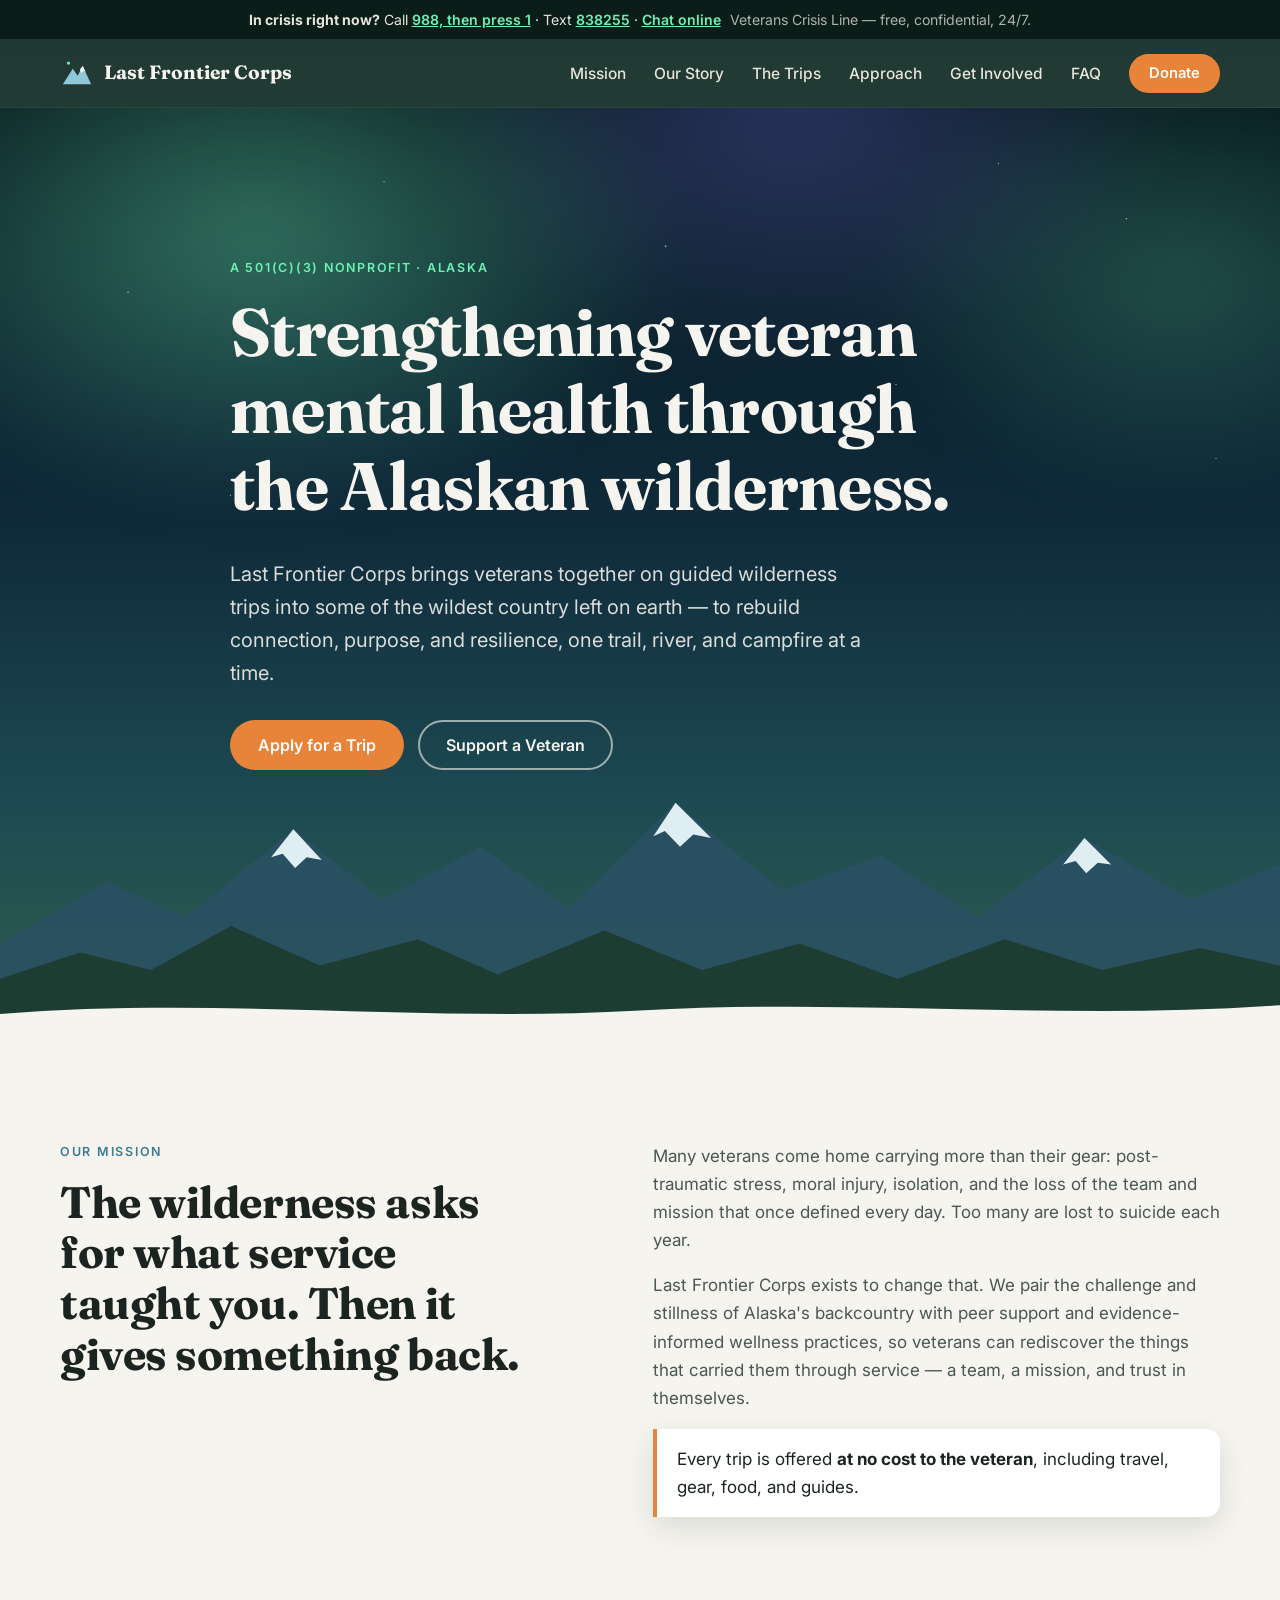
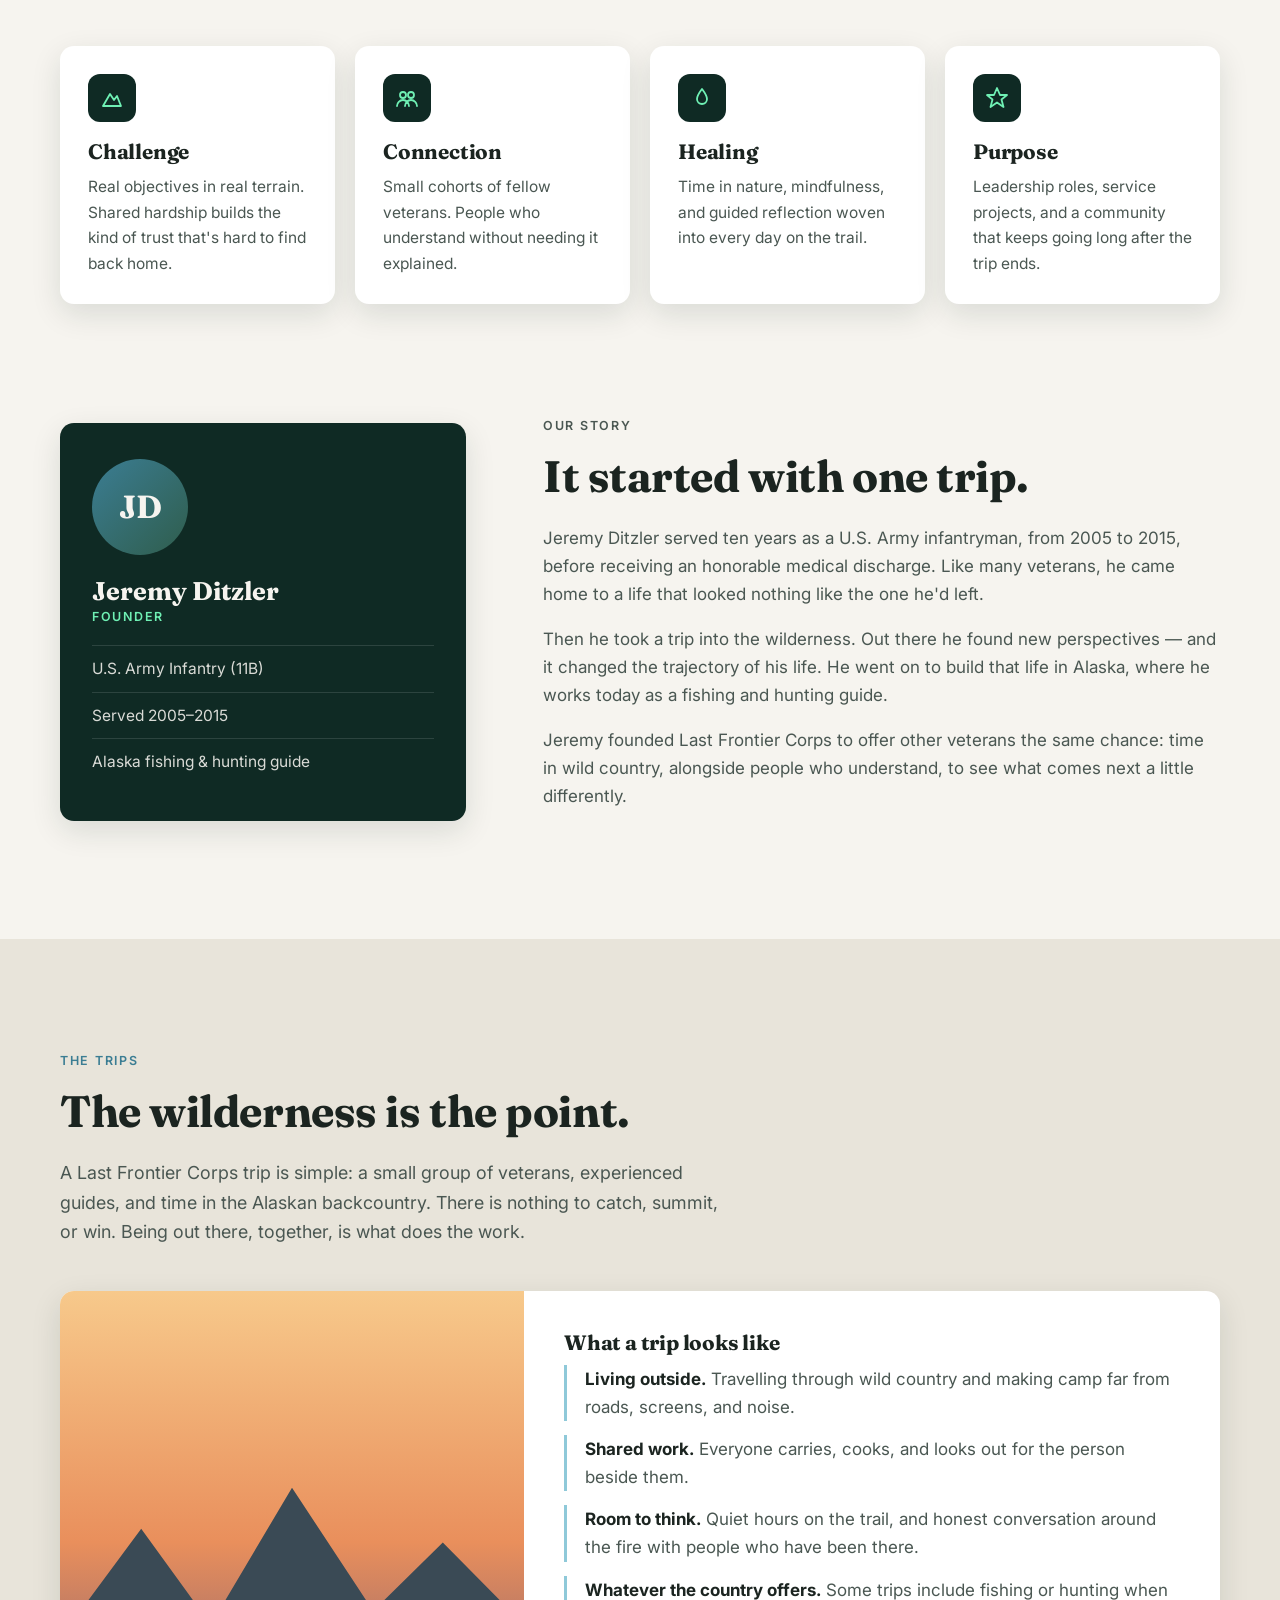
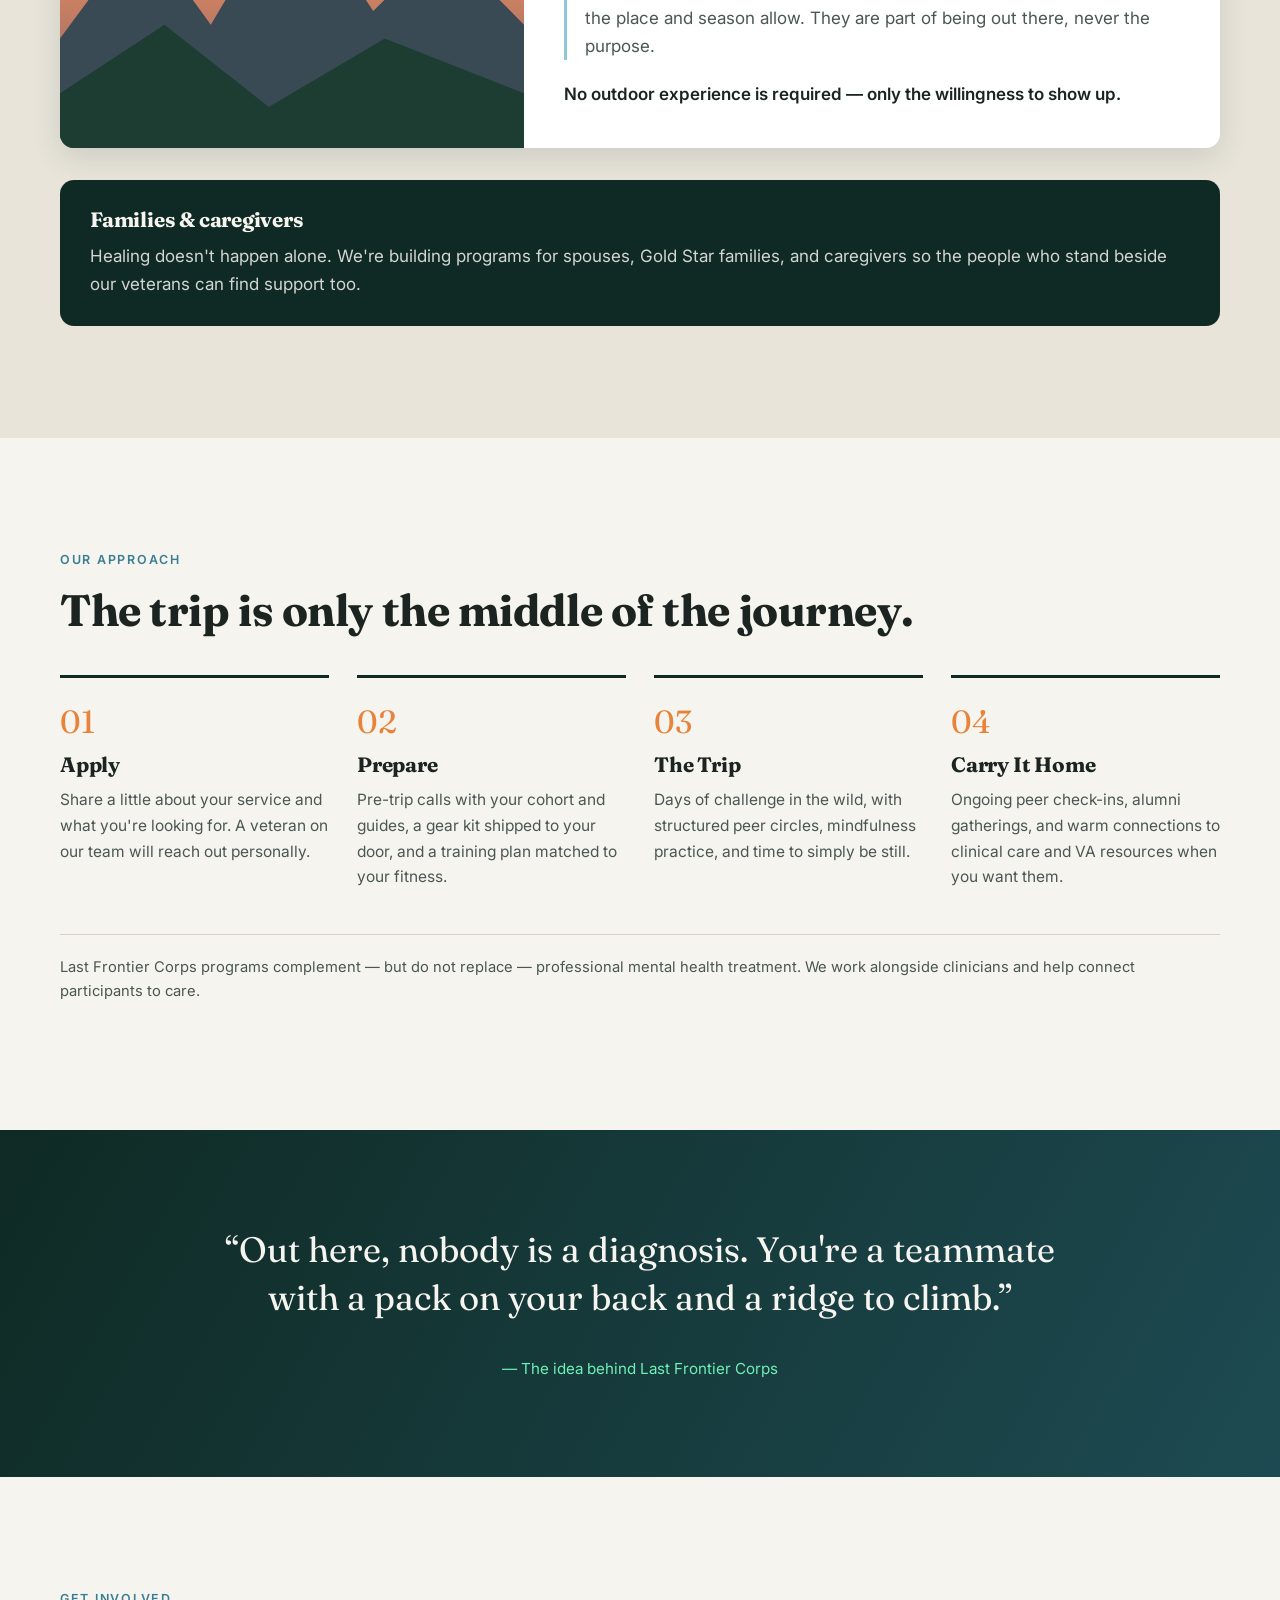
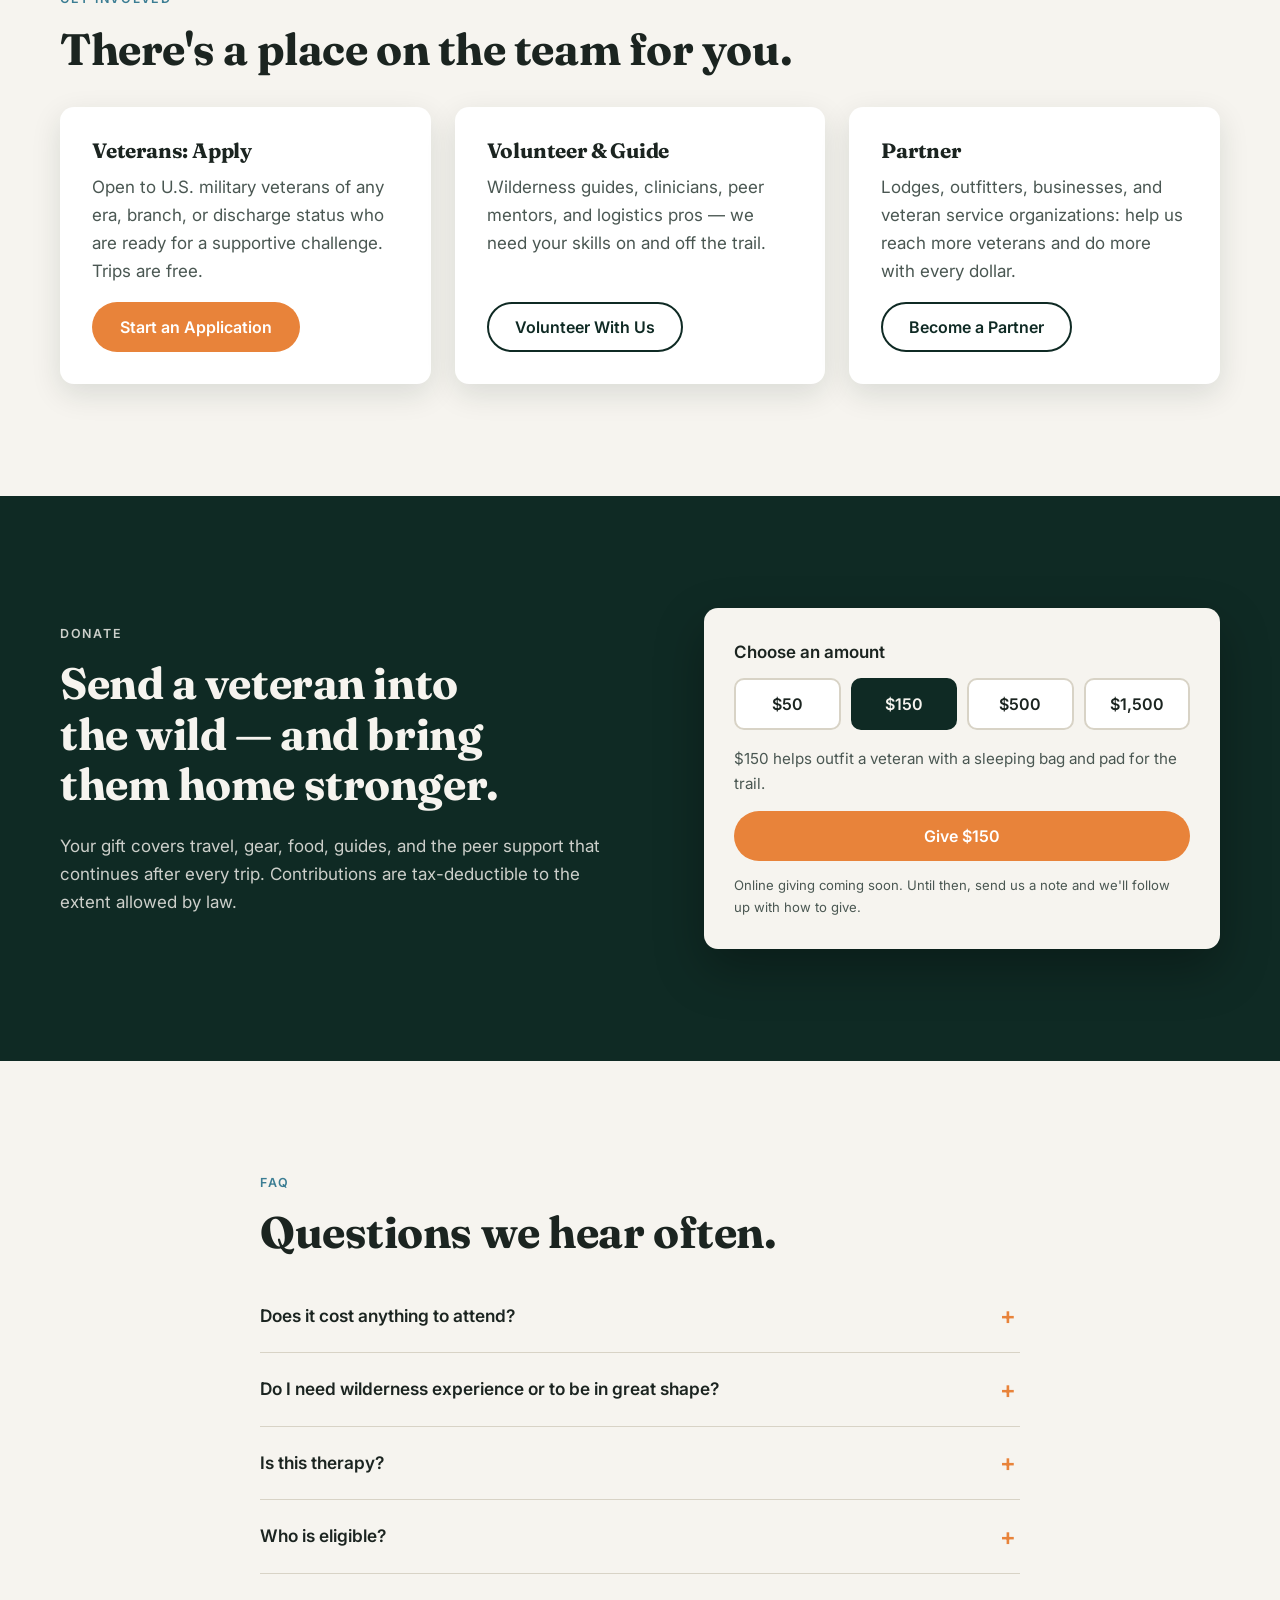
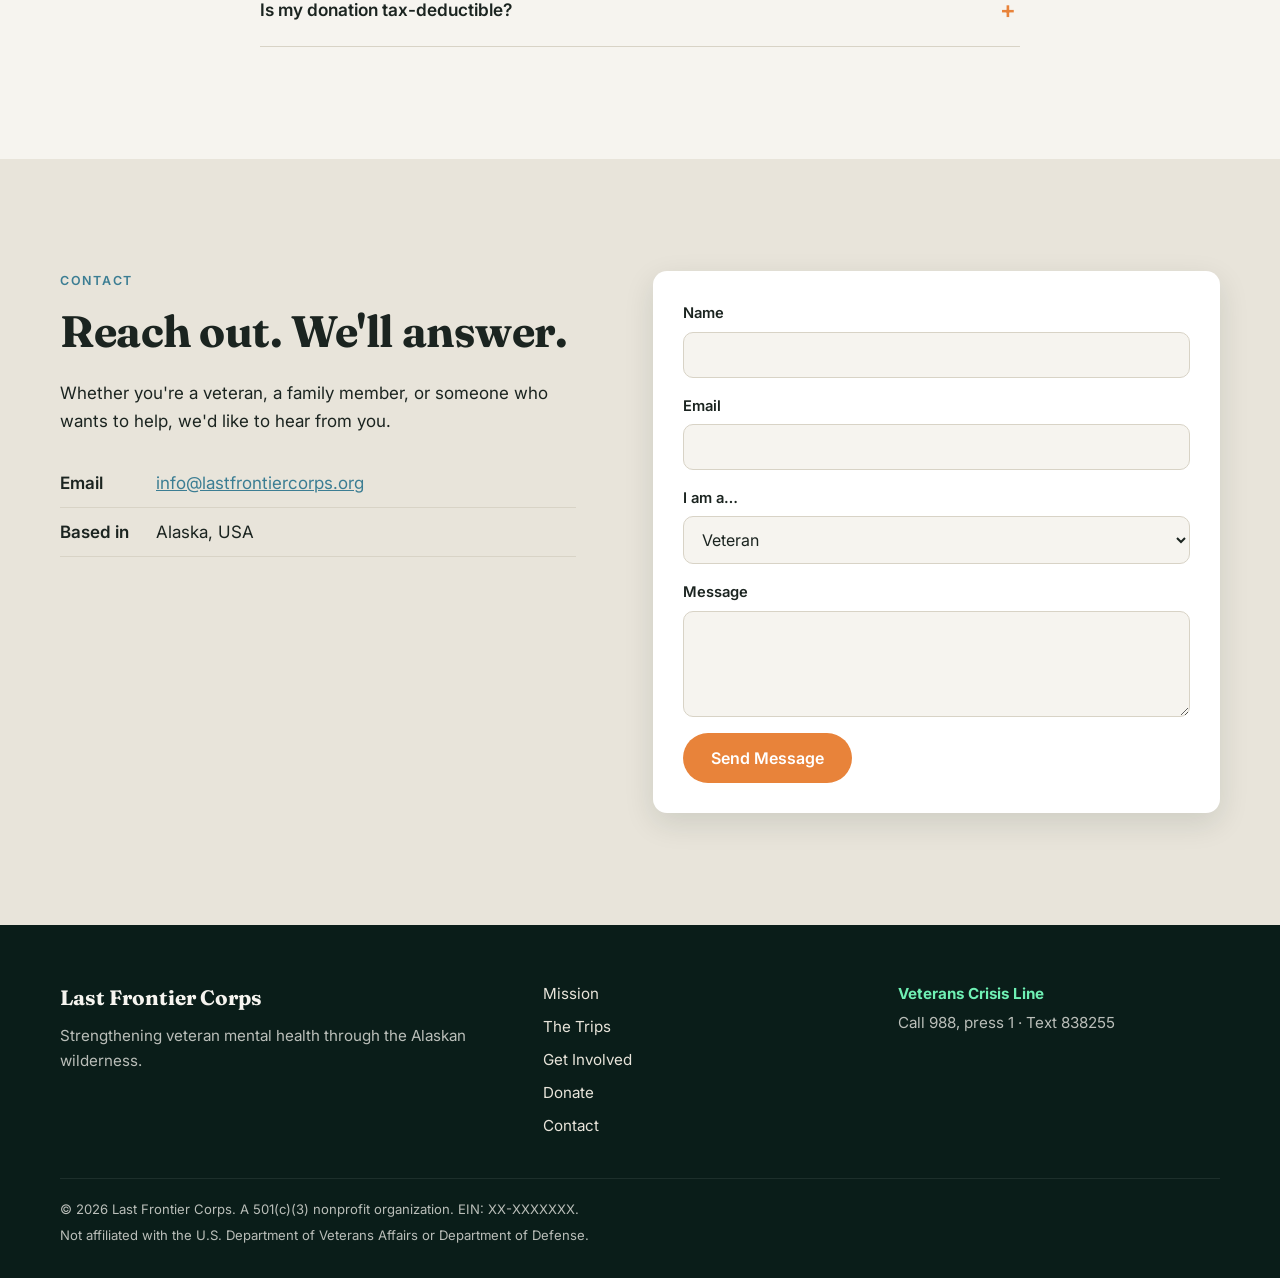
<file: index.html>
<!doctype html>
<html lang="en">
<head>
  <meta charset="utf-8">
  <meta name="viewport" content="width=device-width, initial-scale=1">
  <title>Last Frontier Corps | Veteran Mental Health Through the Alaskan Wilderness</title>
  <meta name="description" content="Last Frontier Corps is a 501(c)(3) nonprofit strengthening veteran mental health through guided wilderness trips, peer connection, and purpose in the Alaskan wilderness.">
  <meta property="og:title" content="Last Frontier Corps">
  <meta property="og:description" content="Strengthening veteran mental health through the Alaskan wilderness.">
  <meta property="og:type" content="website">
  <meta name="theme-color" content="#0f2a24">
  <link rel="icon" href="assets/favicon.svg" type="image/svg+xml">
  <link rel="preconnect" href="https://fonts.googleapis.com">
  <link rel="preconnect" href="https://fonts.gstatic.com" crossorigin>
  <link href="https://fonts.googleapis.com/css2?family=Fraunces:opsz,wght@9..144,500;9..144,700&family=Inter:wght@400;500;600&display=swap" rel="stylesheet">
  <link rel="stylesheet" href="styles.css">
</head>
<body>
  <a class="skip-link" href="#main">Skip to content</a>

  <!-- Crisis banner: always visible, always first -->
  <div class="crisis-bar" role="complementary" aria-label="Veterans Crisis Line">
    <p>
      <strong>In crisis right now?</strong>
      Call <a href="tel:988">988, then press 1</a> &middot;
      Text <a href="sms:838255">838255</a> &middot;
      <a href="https://www.veteranscrisisline.net/get-help-now/chat/" target="_blank" rel="noopener">Chat online</a>
      <span class="crisis-note">Veterans Crisis Line &mdash; free, confidential, 24/7.</span>
    </p>
  </div>

  <header class="site-header">
    <nav class="nav container" aria-label="Primary">
      <a class="brand" href="#top" aria-label="Last Frontier Corps home">
        <svg class="brand-mark" viewBox="0 0 48 48" aria-hidden="true">
          <path d="M4 40 L18 18 L25 28 L32 14 L44 40 Z" fill="currentColor"/>
          <path d="M32 14 L36 22 L33 21 L30 24 L28 19 Z" fill="var(--snow)"/>
          <circle cx="12" cy="10" r="2.2" fill="var(--aurora)"/>
        </svg>
        <span>Last Frontier Corps</span>
      </a>
      <button class="nav-toggle" aria-expanded="false" aria-controls="nav-links">
        <span class="sr-only">Menu</span>
        <span class="bar"></span><span class="bar"></span><span class="bar"></span>
      </button>
      <ul class="nav-links" id="nav-links">
        <li><a href="#mission">Mission</a></li>
        <li><a href="#story">Our Story</a></li>
        <li><a href="#programs">The Trips</a></li>
        <li><a href="#approach">Approach</a></li>
        <li><a href="#involved">Get Involved</a></li>
        <li><a href="#faq">FAQ</a></li>
        <li><a class="btn btn-small" href="#donate">Donate</a></li>
      </ul>
    </nav>
  </header>

  <main id="main">
    <!-- HERO -->
    <section class="hero" id="top">
      <div class="aurora" aria-hidden="true"></div>
      <div class="stars" aria-hidden="true"></div>
      <div class="hero-content container">
        <p class="eyebrow">A 501(c)(3) nonprofit &middot; Alaska</p>
        <h1>Strengthening veteran mental health through the Alaskan wilderness.</h1>
        <p class="lede">
          Last Frontier Corps brings veterans together on guided wilderness trips into some of the
          wildest country left on earth &mdash; to rebuild connection, purpose, and resilience,
          one trail, river, and campfire at a time.
        </p>
        <div class="hero-actions">
          <a class="btn btn-primary" href="#apply">Apply for a Trip</a>
          <a class="btn btn-ghost" href="#donate">Support a Veteran</a>
        </div>
      </div>
      <svg class="mountains" viewBox="0 0 1440 320" preserveAspectRatio="none" aria-hidden="true">
        <path class="range-back" d="M0 220 L120 150 L210 190 L330 90 L430 170 L540 110 L640 180 L760 60 L880 160 L990 120 L1100 190 L1220 100 L1340 170 L1440 130 L1440 320 L0 320 Z"/>
        <path class="snowcap" d="M760 60 L800 100 L780 96 L765 110 L748 92 L735 98 Z"/>
        <path class="snowcap" d="M330 90 L362 125 L345 122 L332 134 L318 118 L305 122 Z"/>
        <path class="snowcap" d="M1220 100 L1250 130 L1235 128 L1222 140 L1210 126 L1196 130 Z"/>
        <path class="range-front" d="M0 260 L90 230 L170 250 L260 200 L360 245 L470 215 L560 255 L680 205 L790 250 L900 220 L1010 260 L1130 215 L1240 250 L1350 225 L1440 245 L1440 320 L0 320 Z"/>
        <path class="treeline" d="M0 300 C240 280 480 310 720 296 C960 282 1200 308 1440 290 L1440 320 L0 320 Z"/>
      </svg>
    </section>

    <!-- MISSION -->
    <section class="section mission" id="mission">
      <div class="container split">
        <div>
          <p class="eyebrow">Our Mission</p>
          <h2>The wilderness asks for what service taught you. Then it gives something back.</h2>
        </div>
        <div class="prose">
          <p>
            Many veterans come home carrying more than their gear: post-traumatic stress,
            moral injury, isolation, and the loss of the team and mission that once defined
            every day. Too many are lost to suicide each year.
          </p>
          <p>
            Last Frontier Corps exists to change that. We pair the challenge and stillness
            of Alaska's backcountry with peer support and evidence-informed wellness practices,
            so veterans can rediscover the things that carried them through service &mdash;
            a team, a mission, and trust in themselves.
          </p>
          <p class="callout">
            Every trip is offered <strong>at no cost to the veteran</strong>, including
            travel, gear, food, and guides.
          </p>
        </div>
      </div>
    </section>

    <!-- PILLARS -->
    <section class="section pillars" aria-labelledby="pillars-title">
      <div class="container">
        <h2 id="pillars-title" class="sr-only">Our pillars</h2>
        <div class="pillar-grid">
          <article class="pillar">
            <div class="pillar-icon" aria-hidden="true">
              <svg viewBox="0 0 24 24"><path d="M3 20 L10 8 L14 14 L17 10 L21 20 Z"/></svg>
            </div>
            <h3>Challenge</h3>
            <p>Real objectives in real terrain. Shared hardship builds the kind of trust that's hard to find back home.</p>
          </article>
          <article class="pillar">
            <div class="pillar-icon" aria-hidden="true">
              <svg viewBox="0 0 24 24"><circle cx="8" cy="9" r="3"/><circle cx="16" cy="9" r="3"/><path d="M2 20c0-3.3 2.7-6 6-6s6 2.7 6 6M10 20c0-3.3 2.7-6 6-6s6 2.7 6 6"/></svg>
            </div>
            <h3>Connection</h3>
            <p>Small cohorts of fellow veterans. People who understand without needing it explained.</p>
          </article>
          <article class="pillar">
            <div class="pillar-icon" aria-hidden="true">
              <svg viewBox="0 0 24 24"><path d="M12 3c-3 4-5 6.5-5 10a5 5 0 0 0 10 0c0-3.5-2-6-5-10z"/></svg>
            </div>
            <h3>Healing</h3>
            <p>Time in nature, mindfulness, and guided reflection woven into every day on the trail.</p>
          </article>
          <article class="pillar">
            <div class="pillar-icon" aria-hidden="true">
              <svg viewBox="0 0 24 24"><path d="M12 2 L15 9 L22 9 L16.5 13.5 L18.5 21 L12 16.5 L5.5 21 L7.5 13.5 L2 9 L9 9 Z"/></svg>
            </div>
            <h3>Purpose</h3>
            <p>Leadership roles, service projects, and a community that keeps going long after the trip ends.</p>
          </article>
        </div>
      </div>
    </section>

    <!-- FOUNDER -->
    <section class="section founder" id="story">
      <div class="container split">
        <div class="founder-card">
          <div class="founder-photo" aria-hidden="true">JD</div>
          <p class="founder-name">Jeremy Ditzler</p>
          <p class="founder-role">Founder</p>
          <ul class="founder-facts">
            <li>U.S. Army Infantry (11B)</li>
            <li>Served 2005&ndash;2015</li>
            <li>Alaska fishing &amp; hunting guide</li>
          </ul>
        </div>
        <div class="prose">
          <p class="eyebrow">Our Story</p>
          <h2>It started with one trip.</h2>
          <p>
            Jeremy Ditzler served ten years as a U.S. Army infantryman, from 2005 to 2015,
            before receiving an honorable medical discharge. Like many veterans, he came home
            to a life that looked nothing like the one he'd left.
          </p>
          <p>
            Then he took a trip into the wilderness. Out there he found new perspectives
            &mdash; and it changed the trajectory of his life. He went on to build that life
            in Alaska, where he works today as a fishing and hunting guide.
          </p>
          <p>
            Jeremy founded Last Frontier Corps to offer other veterans the same chance:
            time in wild country, alongside people who understand, to see what comes next
            a little differently.
          </p>
        </div>
      </div>
    </section>

    <!-- PROGRAMS -->
    <section class="section programs" id="programs">
      <div class="container">
        <p class="eyebrow">The Trips</p>
        <h2>The wilderness is the point.</h2>
        <p class="section-lede">
          A Last Frontier Corps trip is simple: a small group of veterans, experienced guides,
          and time in the Alaskan backcountry. There is nothing to catch, summit, or win.
          Being out there, together, is what does the work.
        </p>
        <div class="trip">
          <div class="program-art art-trek trip-art" aria-hidden="true"></div>
          <div class="trip-body">
            <h3>What a trip looks like</h3>
            <ul class="trip-list">
              <li><strong>Living outside.</strong> Travelling through wild country and making camp far from roads, screens, and noise.</li>
              <li><strong>Shared work.</strong> Everyone carries, cooks, and looks out for the person beside them.</li>
              <li><strong>Room to think.</strong> Quiet hours on the trail, and honest conversation around the fire with people who have been there.</li>
              <li><strong>Whatever the country offers.</strong> Some trips include fishing or hunting when the place and season allow. They are part of being out there, never the purpose.</li>
            </ul>
            <p class="trip-note">No outdoor experience is required &mdash; only the willingness to show up.</p>
          </div>
        </div>
        <div class="family-note">
          <h3>Families &amp; caregivers</h3>
          <p>Healing doesn't happen alone. We're building programs for spouses, Gold Star families, and caregivers so the people who stand beside our veterans can find support too.</p>
        </div>
      </div>
    </section>

    <!-- APPROACH -->
    <section class="section approach" id="approach">
      <div class="container">
        <p class="eyebrow">Our Approach</p>
        <h2>The trip is only the middle of the journey.</h2>
        <ol class="steps">
          <li>
            <span class="step-num">01</span>
            <h3>Apply</h3>
            <p>Share a little about your service and what you're looking for. A veteran on our team will reach out personally.</p>
          </li>
          <li>
            <span class="step-num">02</span>
            <h3>Prepare</h3>
            <p>Pre-trip calls with your cohort and guides, a gear kit shipped to your door, and a training plan matched to your fitness.</p>
          </li>
          <li>
            <span class="step-num">03</span>
            <h3>The Trip</h3>
            <p>Days of challenge in the wild, with structured peer circles, mindfulness practice, and time to simply be still.</p>
          </li>
          <li>
            <span class="step-num">04</span>
            <h3>Carry It Home</h3>
            <p>Ongoing peer check-ins, alumni gatherings, and warm connections to clinical care and VA resources when you want them.</p>
          </li>
        </ol>
        <p class="disclaimer">
          Last Frontier Corps programs complement &mdash; but do not replace &mdash; professional
          mental health treatment. We work alongside clinicians and help connect participants to care.
        </p>
      </div>
    </section>

    <!-- QUOTE -->
    <section class="quote-band" aria-label="Our belief">
      <div class="container">
        <blockquote>
          <p>&ldquo;Out here, nobody is a diagnosis. You're a teammate with a pack on your back and a ridge to climb.&rdquo;</p>
          <footer>&mdash; The idea behind Last Frontier Corps</footer>
        </blockquote>
      </div>
    </section>

    <!-- GET INVOLVED -->
    <section class="section involved" id="involved">
      <div class="container">
        <p class="eyebrow">Get Involved</p>
        <h2>There's a place on the team for you.</h2>
        <div class="involve-grid">
          <article class="involve-card" id="apply">
            <h3>Veterans: Apply</h3>
            <p>Open to U.S. military veterans of any era, branch, or discharge status who are ready for a supportive challenge. Trips are free.</p>
            <a class="btn btn-primary" href="#contact" data-role="Veteran" data-message="I'd like to apply for a trip.">Start an Application</a>
          </article>
          <article class="involve-card" id="volunteer">
            <h3>Volunteer &amp; Guide</h3>
            <p>Wilderness guides, clinicians, peer mentors, and logistics pros &mdash; we need your skills on and off the trail.</p>
            <a class="btn btn-secondary" href="#contact" data-role="Volunteer or guide" data-message="I'd like to volunteer.">Volunteer With Us</a>
          </article>
          <article class="involve-card" id="partner">
            <h3>Partner</h3>
            <p>Lodges, outfitters, businesses, and veteran service organizations: help us reach more veterans and do more with every dollar.</p>
            <a class="btn btn-secondary" href="#contact" data-role="Donor or partner" data-message="I'd like to talk about partnering.">Become a Partner</a>
          </article>
        </div>
      </div>
    </section>

    <!-- DONATE -->
    <section class="section donate" id="donate">
      <div class="container donate-inner">
        <div>
          <p class="eyebrow eyebrow-light">Donate</p>
          <h2>Send a veteran into the wild &mdash; and bring them home stronger.</h2>
          <p>Your gift covers travel, gear, food, guides, and the peer support that continues after every trip. Contributions are tax-deductible to the extent allowed by law.</p>
        </div>
        <div class="donate-card">
          <p class="donate-label">Choose an amount</p>
          <div class="amounts" role="radiogroup" aria-label="Donation amount">
            <button class="amount" role="radio" aria-checked="false" data-amount="50">$50</button>
            <button class="amount" role="radio" aria-checked="true" data-amount="150">$150</button>
            <button class="amount" role="radio" aria-checked="false" data-amount="500">$500</button>
            <button class="amount" role="radio" aria-checked="false" data-amount="1500">$1,500</button>
          </div>
          <p class="impact-line" id="impact-line">$150 helps outfit a veteran with a sleeping bag and pad for the trail.</p>
          <a class="btn btn-primary btn-block" id="donate-link" href="#contact" data-role="Donor or partner" data-message="I'd like to give $150.">Give $150</a>
          <p class="fine">Online giving coming soon. Until then, send us a note and we'll follow up with how to give.</p>
        </div>
      </div>
    </section>

    <!-- FAQ -->
    <section class="section faq" id="faq">
      <div class="container narrow">
        <p class="eyebrow">FAQ</p>
        <h2>Questions we hear often.</h2>
        <details>
          <summary>Does it cost anything to attend?</summary>
          <p>No. Trips are free for veterans, including travel within our program area, gear, meals, and guides. We're funded by donors, grants, and partners.</p>
        </details>
        <details>
          <summary>Do I need wilderness experience or to be in great shape?</summary>
          <p>No. Trips are planned around the group, and guides teach every skill you'll need.</p>
        </details>
        <details>
          <summary>Is this therapy?</summary>
          <p>Our trips are therapeutic, but they aren't a substitute for clinical treatment. We build in peer support and wellness practices and can connect you with licensed providers and VA resources.</p>
        </details>
        <details>
          <summary>Who is eligible?</summary>
          <p>U.S. military veterans of any era and branch. Discharge status is not a barrier to applying. We are also developing programs for families and caregivers.</p>
        </details>
        <details>
          <summary>Is my donation tax-deductible?</summary>
          <p>Last Frontier Corps is a 501(c)(3) nonprofit organization. Donations are tax-deductible to the extent allowed by law, and you'll receive a receipt for your records.</p>
        </details>
      </div>
    </section>

    <!-- CONTACT -->
    <section class="section contact" id="contact">
      <div class="container split">
        <div>
          <p class="eyebrow">Contact</p>
          <h2>Reach out. We'll answer.</h2>
          <p>Whether you're a veteran, a family member, or someone who wants to help, we'd like to hear from you.</p>
          <ul class="contact-list">
            <li><span>Email</span><a href="mailto:info@lastfrontiercorps.org">info@lastfrontiercorps.org</a></li>
            <li><span>Based in</span>Alaska, USA</li>
          </ul>
        </div>
        <form class="contact-form" id="contact-form" name="contact" method="POST" action="/thanks.html" data-netlify="true" netlify-honeypot="bot-field">
          <input type="hidden" name="form-name" value="contact">
          <p hidden><label>Leave this field empty<input name="bot-field" tabindex="-1" autocomplete="off"></label></p>
          <label>Name<input type="text" name="name" autocomplete="name" required></label>
          <label>Email<input type="email" name="email" autocomplete="email" required></label>
          <label>I am a&hellip;
            <select id="contact-role" name="role">
              <option>Veteran</option>
              <option>Family member or caregiver</option>
              <option>Volunteer or guide</option>
              <option>Donor or partner</option>
              <option>Other</option>
            </select>
          </label>
          <label>Message<textarea id="contact-message" name="message" rows="4" required></textarea></label>
          <button class="btn btn-primary" type="submit">Send Message</button>
        </form>
      </div>
    </section>
  </main>

  <footer class="site-footer">
    <div class="container footer-grid">
      <div>
        <p class="footer-brand">Last Frontier Corps</p>
        <p>Strengthening veteran mental health through the Alaskan wilderness.</p>
      </div>
      <nav aria-label="Footer">
        <ul>
          <li><a href="#mission">Mission</a></li>
          <li><a href="#programs">The Trips</a></li>
          <li><a href="#involved">Get Involved</a></li>
          <li><a href="#donate">Donate</a></li>
          <li><a href="#contact">Contact</a></li>
        </ul>
      </nav>
      <div class="footer-crisis">
        <p><strong>Veterans Crisis Line</strong></p>
        <p>Call 988, press 1 &middot; Text 838255</p>
      </div>
    </div>
    <div class="container footer-legal">
      <p>&copy; <span id="year">2026</span> Last Frontier Corps. A 501(c)(3) nonprofit organization. EIN: XX-XXXXXXX.</p>
      <p>Not affiliated with the U.S. Department of Veterans Affairs or Department of Defense.</p>
    </div>
  </footer>

  <script src="script.js" defer></script>
</body>
</html>
</file>
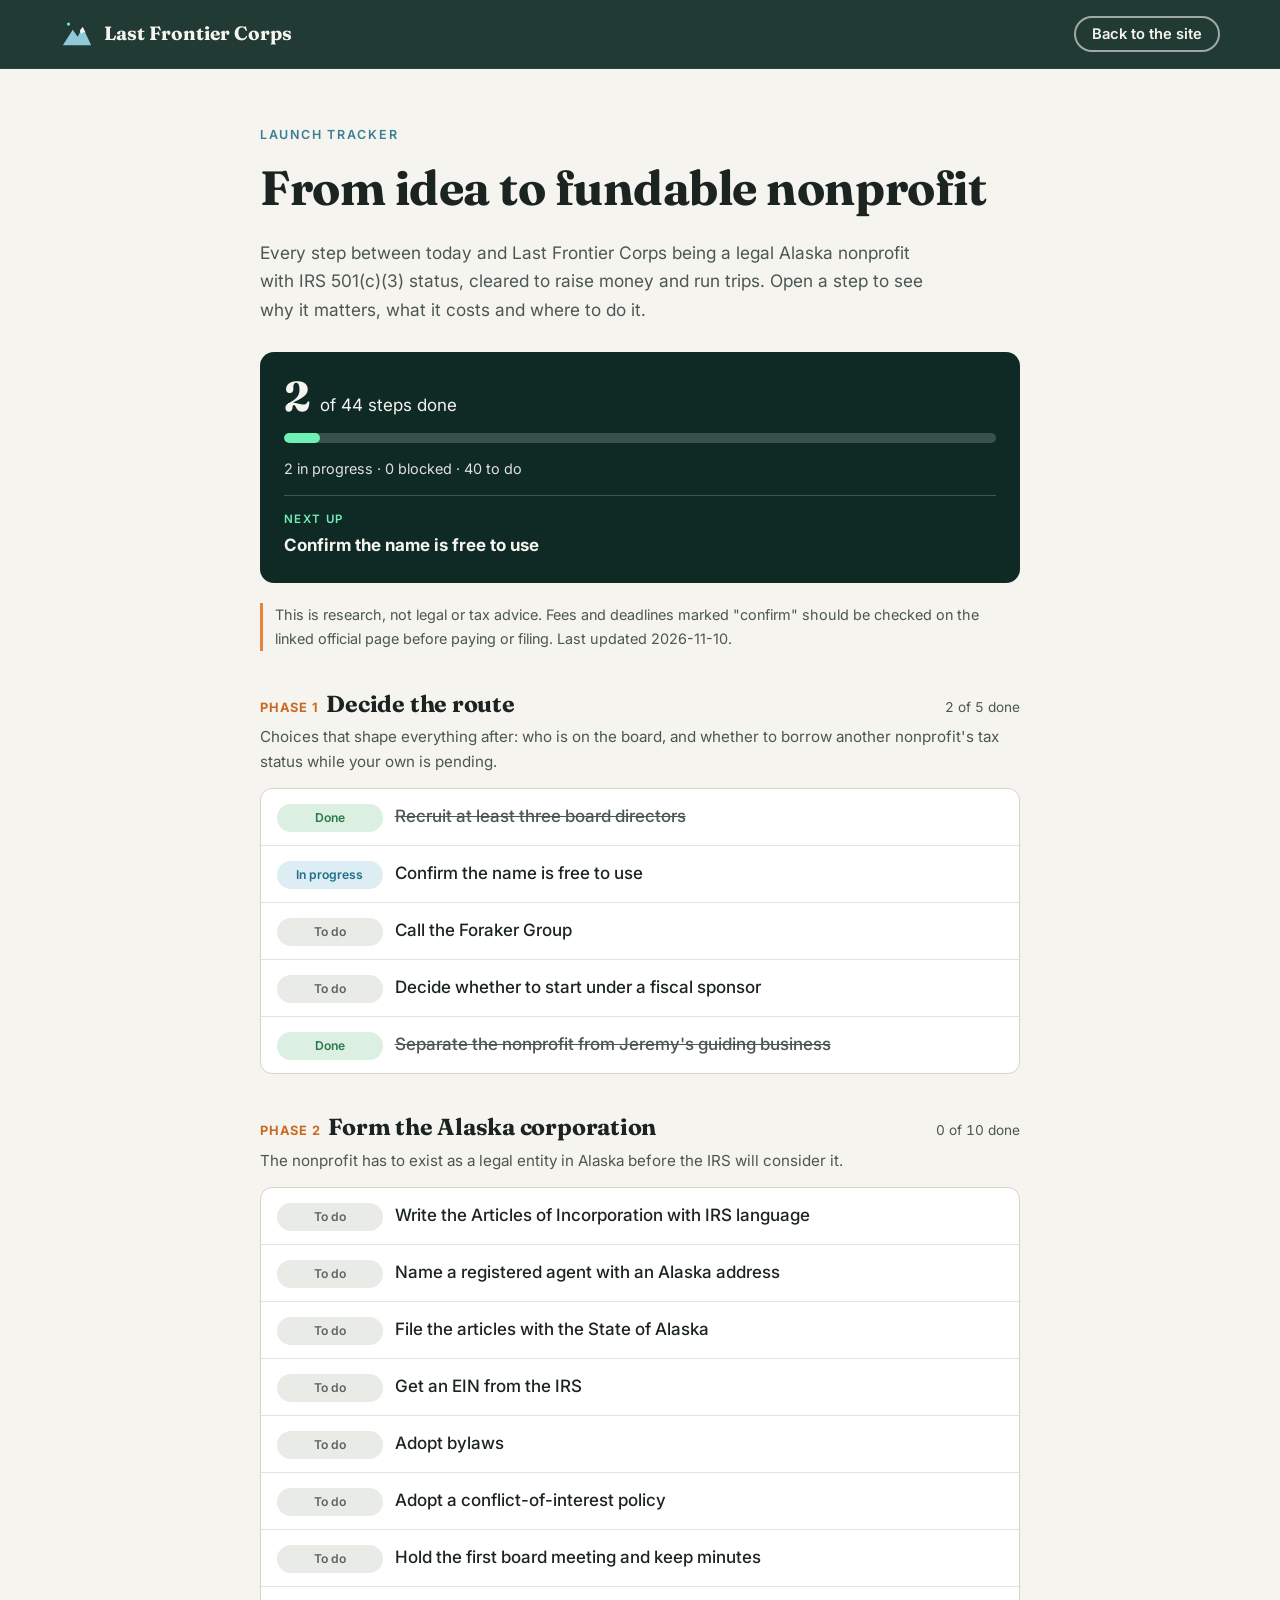
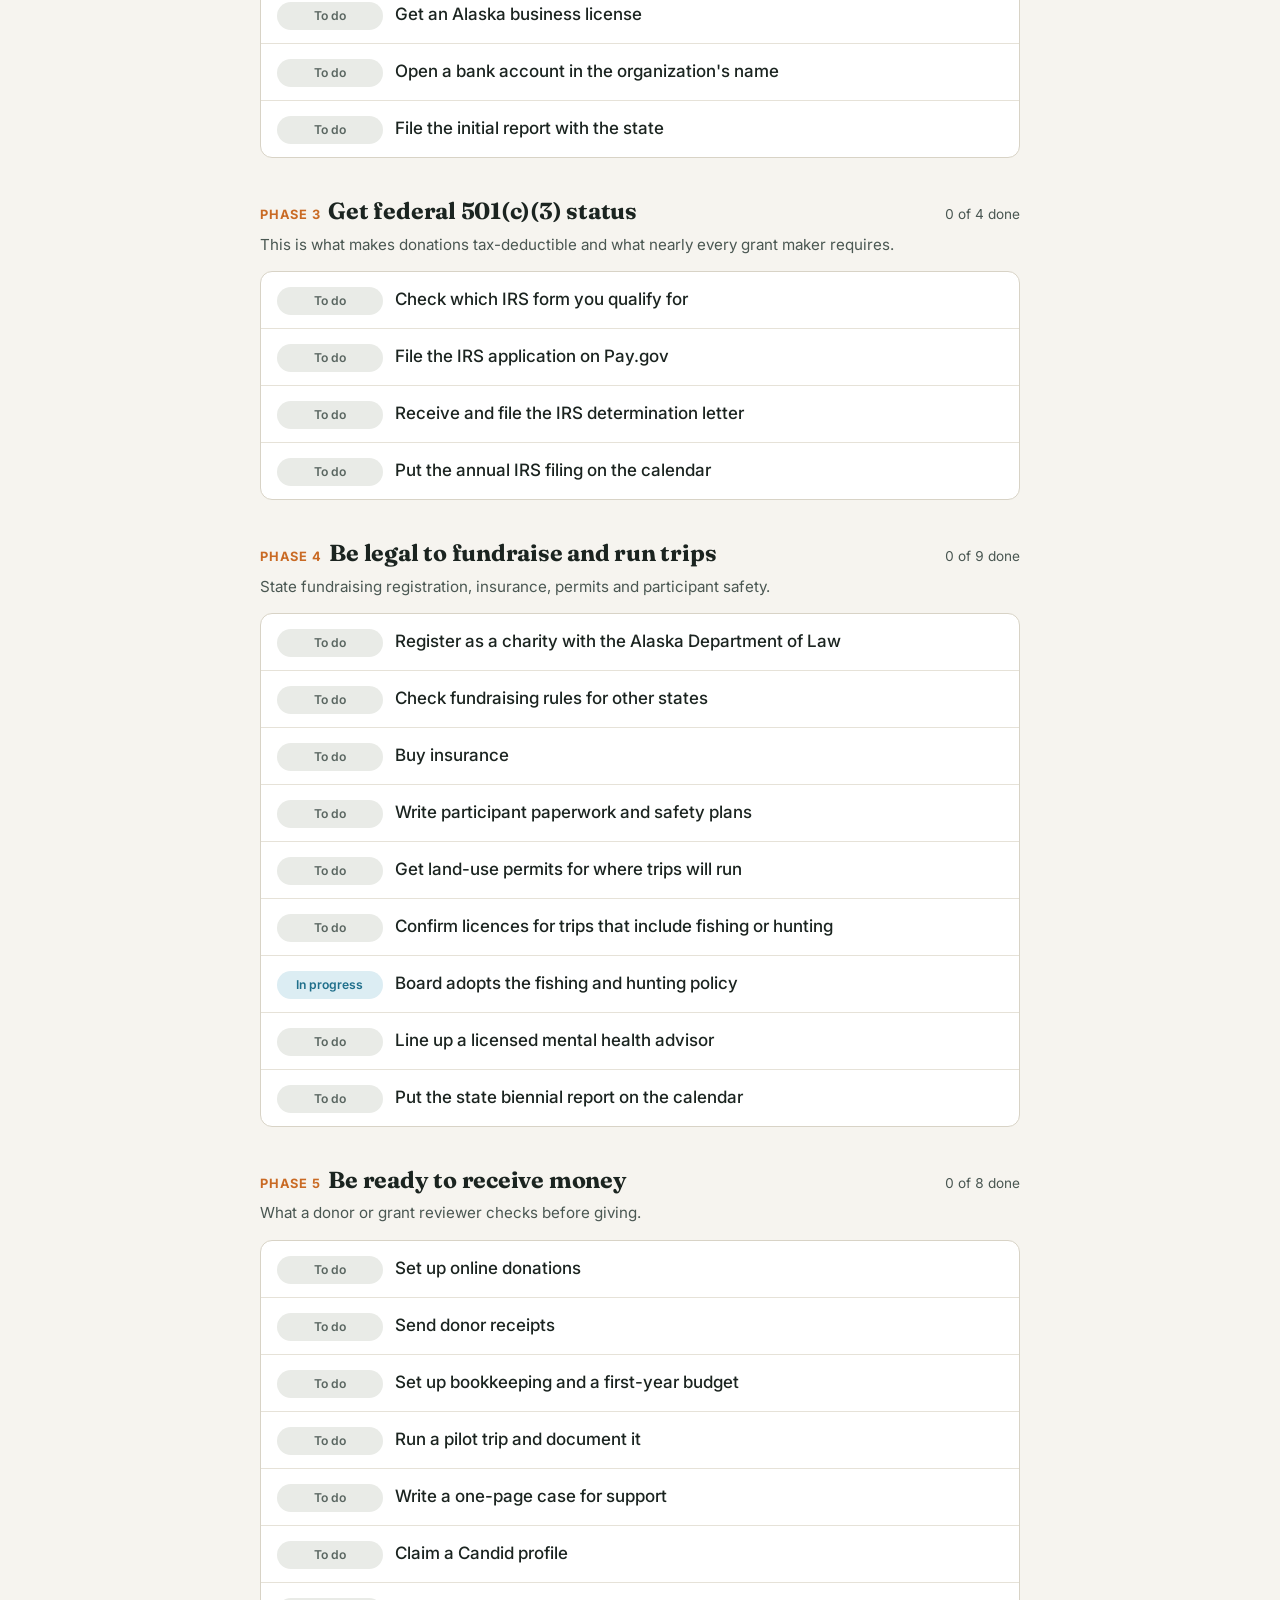
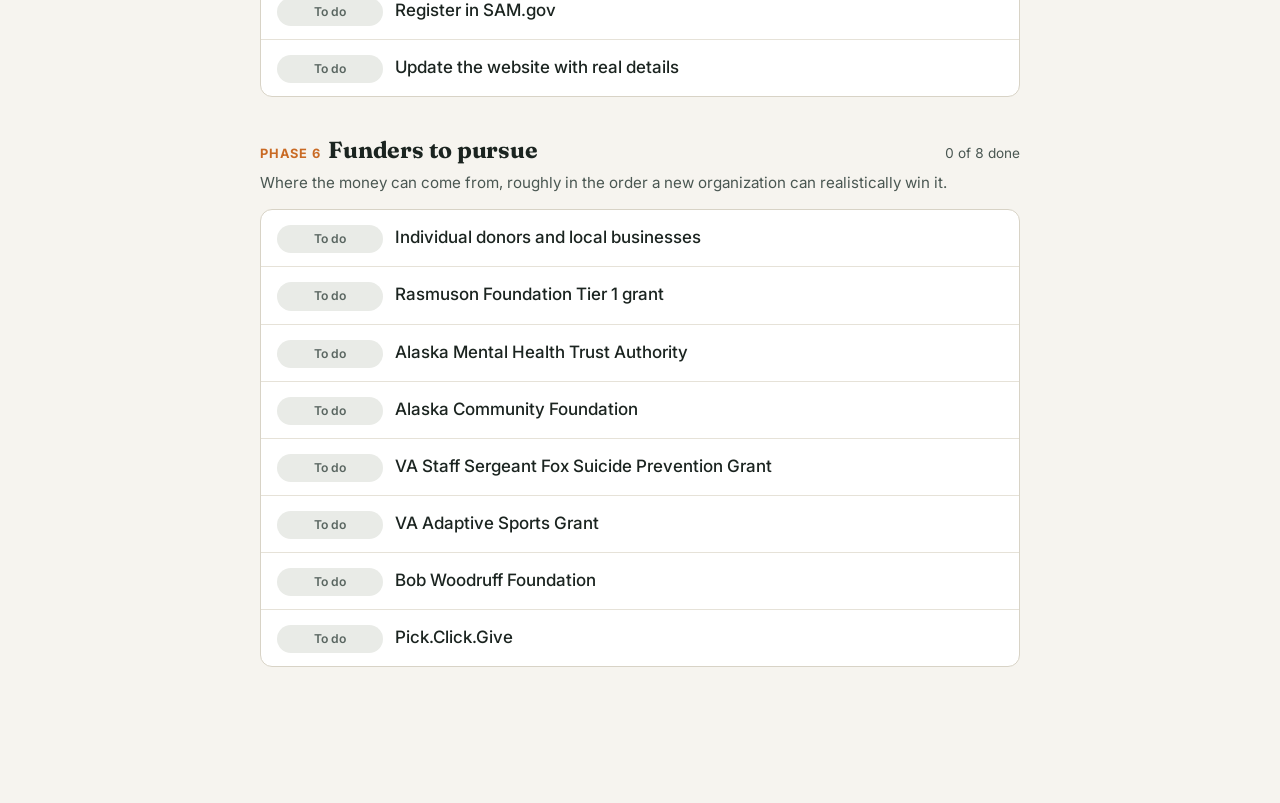
<file: tracker/index.html>
<!doctype html>
<html lang="en">
<head>
  <meta charset="utf-8">
  <meta name="viewport" content="width=device-width, initial-scale=1">
  <title>Launch Tracker | Last Frontier Corps</title>
  <meta name="robots" content="noindex, nofollow">
  <link rel="icon" href="/assets/favicon.svg" type="image/svg+xml">
  <link rel="preconnect" href="https://fonts.googleapis.com">
  <link rel="preconnect" href="https://fonts.gstatic.com" crossorigin>
  <link href="https://fonts.googleapis.com/css2?family=Fraunces:opsz,wght@9..144,500;9..144,700&family=Inter:wght@400;500;600&display=swap" rel="stylesheet">
  <link rel="stylesheet" href="/styles.css">
  <link rel="stylesheet" href="/tracker/tracker.css">
</head>
<body>
  <header class="site-header">
    <nav class="nav container" aria-label="Primary">
      <a class="brand" href="/">
        <svg class="brand-mark" viewBox="0 0 48 48" aria-hidden="true">
          <path d="M4 40 L18 18 L25 28 L32 14 L44 40 Z" fill="currentColor"/>
          <path d="M32 14 L36 22 L33 21 L30 24 L28 19 Z" fill="var(--snow)"/>
          <circle cx="12" cy="10" r="2.2" fill="var(--aurora)"/>
        </svg>
        <span>Last Frontier Corps</span>
      </a>
      <a class="btn btn-small btn-ghost" href="/">Back to the site</a>
    </nav>
  </header>

  <main class="tracker container narrow">
    <p class="eyebrow">Launch tracker</p>
    <h1>From idea to fundable nonprofit</h1>
    <p class="tk-lede">Every step between today and Last Frontier Corps being a legal Alaska nonprofit with IRS 501(c)(3) status, cleared to raise money and run trips. Open a step to see why it matters, what it costs and where to do it.</p>

    <section class="tk-summary" aria-label="Overall progress">
      <div class="tk-count"><b id="done-n">0</b><span id="done-of">steps done</span></div>
      <div class="tk-bar"><i id="bar"></i></div>
      <p class="tk-tally" id="tally"></p>
      <p class="tk-next"><span>Next up</span><strong id="next-title"></strong></p>
    </section>

    <p class="tk-note">This is research, not legal or tax advice. Fees and deadlines marked "confirm" should be checked on the linked official page before paying or filing. <span id="updated"></span></p>

    <div id="phases"><p>Loading the steps.</p></div>
    <noscript><p>This page needs JavaScript to show the steps.</p></noscript>
  </main>

  <script src="/tracker/tracker.js" defer></script>
</body>
</html>
</file>
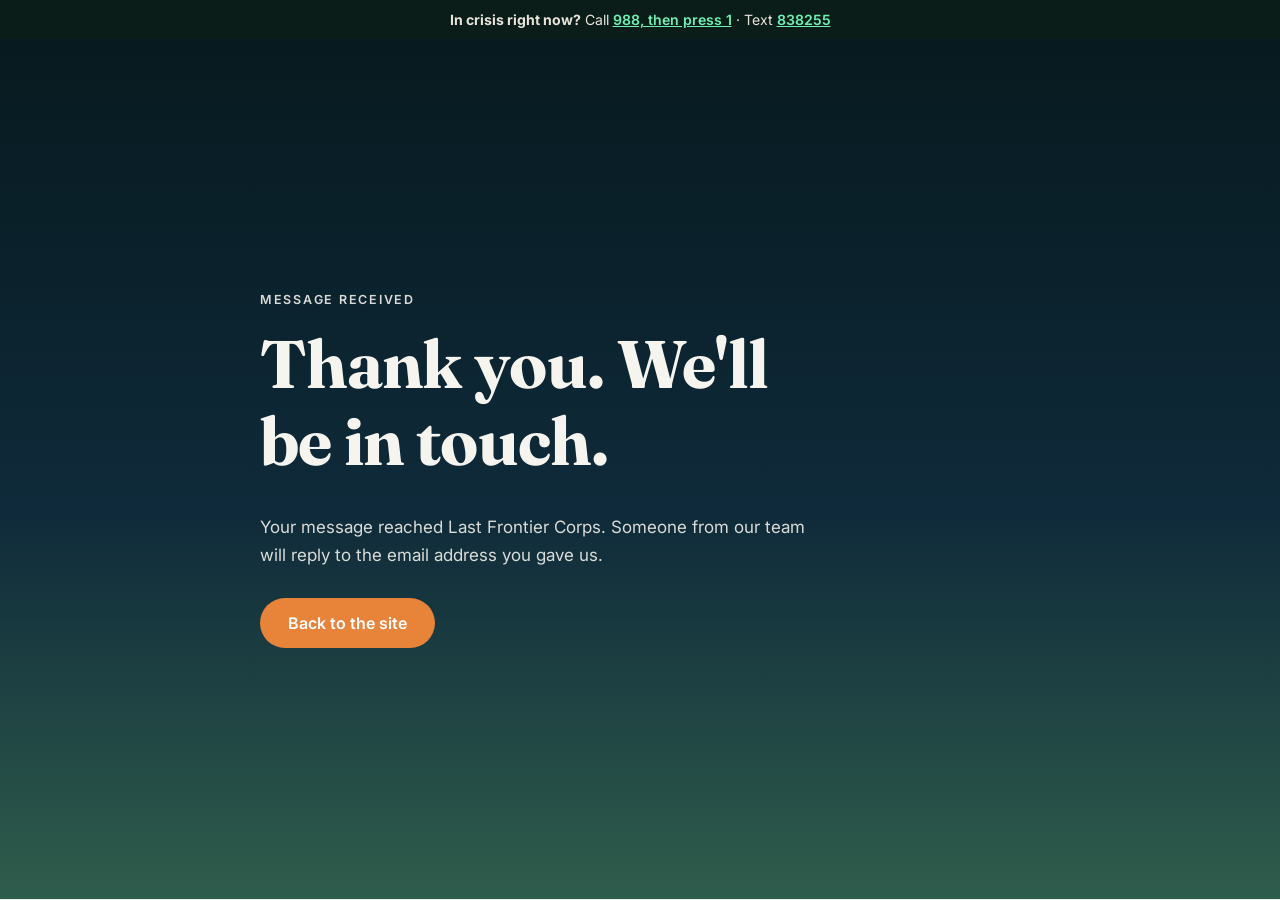
<file: thanks.html>
<!doctype html>
<html lang="en">
<head>
  <meta charset="utf-8">
  <meta name="viewport" content="width=device-width, initial-scale=1">
  <title>Message received | Last Frontier Corps</title>
  <meta name="robots" content="noindex">
  <link rel="icon" href="assets/favicon.svg" type="image/svg+xml">
  <link rel="preconnect" href="https://fonts.googleapis.com">
  <link rel="preconnect" href="https://fonts.gstatic.com" crossorigin>
  <link href="https://fonts.googleapis.com/css2?family=Fraunces:opsz,wght@9..144,500;9..144,700&family=Inter:wght@400;500;600&display=swap" rel="stylesheet">
  <link rel="stylesheet" href="styles.css">
</head>
<body>
  <div class="crisis-bar" role="complementary" aria-label="Veterans Crisis Line">
    <p><strong>In crisis right now?</strong> Call <a href="tel:988">988, then press 1</a> &middot; Text <a href="sms:838255">838255</a></p>
  </div>
  <main class="thanks">
    <div class="container narrow">
      <p class="eyebrow eyebrow-light">Message received</p>
      <h1>Thank you. We'll be in touch.</h1>
      <p>Your message reached Last Frontier Corps. Someone from our team will reply to the email address you gave us.</p>
      <a class="btn btn-primary" href="/">Back to the site</a>
    </div>
  </main>
</body>
</html>
</file>
<file: styles.css>
/* Last Frontier Corps — site styles */

:root {
  --spruce: #0f2a24;
  --spruce-2: #17392f;
  --moss: #2f5d4c;
  --glacier: #8fc9d9;
  --glacier-deep: #3b7d93;
  --aurora: #6ff0b4;
  --aurora-2: #7c6cf0;
  --ember: #e8833a;
  --ember-dark: #c96a24;
  --snow: #f6f4ef;
  --stone: #e8e4da;
  --ink: #1b2420;
  --ink-soft: #4a5752;
  --radius: 14px;
  --shadow: 0 10px 30px rgba(15, 42, 36, 0.12);
  --font-display: "Fraunces", Georgia, serif;
  --font-body: "Inter", system-ui, -apple-system, "Segoe UI", sans-serif;
}

*, *::before, *::after { box-sizing: border-box; }

html { scroll-behavior: smooth; scroll-padding-top: 80px; }

body {
  margin: 0;
  font-family: var(--font-body);
  font-size: 17px;
  line-height: 1.65;
  color: var(--ink);
  background: var(--snow);
  -webkit-font-smoothing: antialiased;
}

img, svg { display: block; max-width: 100%; }

a { color: var(--glacier-deep); }

h1, h2, h3 {
  font-family: var(--font-display);
  font-weight: 700;
  line-height: 1.15;
  letter-spacing: -0.01em;
  margin: 0 0 0.5em;
  text-wrap: balance;
}
h1 { font-size: clamp(2.3rem, 5.5vw, 4.2rem); }
h2 { font-size: clamp(1.8rem, 3.6vw, 2.75rem); }
h3 { font-size: 1.3rem; }

p { margin: 0 0 1em; }

.container { width: min(1160px, 100% - 32px); margin-inline: auto; }
.narrow { width: min(760px, 100% - 32px); }

.sr-only {
  position: absolute; width: 1px; height: 1px; padding: 0; margin: -1px;
  overflow: hidden; clip: rect(0 0 0 0); white-space: nowrap; border: 0;
}

.skip-link {
  position: absolute; left: 12px; top: -60px; z-index: 100;
  background: var(--ember); color: #fff; padding: 10px 16px; border-radius: 8px;
}
.skip-link:focus { top: 12px; }

:focus-visible { outline: 3px solid var(--ember); outline-offset: 3px; }

/* ---------- Crisis bar ---------- */
.crisis-bar {
  background: #0a1d19;
  color: var(--stone);
  font-size: 0.88rem;
  text-align: center;
  padding: 8px 16px;
}
.crisis-bar p { margin: 0; }
.crisis-bar a { color: var(--aurora); font-weight: 600; }
.crisis-note { opacity: 0.75; margin-left: 0.4em; }

/* ---------- Buttons ---------- */
.btn {
  display: inline-block;
  font: 600 1rem/1 var(--font-body);
  padding: 15px 26px;
  border-radius: 999px;
  border: 2px solid transparent;
  text-decoration: none;
  cursor: pointer;
  transition: transform 0.15s ease, background 0.2s ease, color 0.2s ease, border-color 0.2s ease;
}
.btn:hover { transform: translateY(-2px); }
.btn-primary { background: var(--ember); color: #fff; }
.btn-primary:hover { background: var(--ember-dark); }
.btn-secondary { background: transparent; color: var(--spruce); border-color: var(--spruce); }
.btn-secondary:hover { background: var(--spruce); color: var(--snow); }
.btn-ghost { background: transparent; color: var(--snow); border-color: rgba(246, 244, 239, 0.6); }
.btn-ghost:hover { background: rgba(246, 244, 239, 0.12); border-color: var(--snow); }
.btn-small { padding: 10px 18px; font-size: 0.92rem; }
.btn-block { display: block; text-align: center; width: 100%; }

/* ---------- Header ---------- */
.site-header {
  position: sticky; top: 0; z-index: 50;
  background: rgba(15, 42, 36, 0.92);
  backdrop-filter: blur(10px);
  -webkit-backdrop-filter: blur(10px);
  border-bottom: 1px solid rgba(255, 255, 255, 0.06);
}
.nav { display: flex; align-items: center; justify-content: space-between; min-height: 68px; }
.brand {
  display: flex; align-items: center; gap: 10px;
  color: var(--snow); text-decoration: none;
  font-family: var(--font-display); font-weight: 700; font-size: 1.2rem;
}
.brand-mark { width: 34px; height: 34px; color: var(--glacier); }
.nav-links { list-style: none; display: flex; align-items: center; gap: 28px; margin: 0; padding: 0; }
.nav-links a:not(.btn) { color: var(--stone); text-decoration: none; font-weight: 500; font-size: 0.97rem; }
.nav-links a:not(.btn):hover { color: var(--aurora); }
.nav-links .btn-small { background: var(--ember); color: #fff; }

.nav-toggle {
  display: none; background: none; border: 0; padding: 10px; cursor: pointer;
  flex-direction: column; gap: 5px;
}
.nav-toggle .bar { display: block; width: 24px; height: 2px; background: var(--snow); border-radius: 2px; transition: transform 0.2s, opacity 0.2s; }
.nav-toggle[aria-expanded="true"] .bar:nth-child(2) { transform: translateY(7px) rotate(45deg); }
.nav-toggle[aria-expanded="true"] .bar:nth-child(3) { opacity: 0; }
.nav-toggle[aria-expanded="true"] .bar:nth-child(4) { transform: translateY(-7px) rotate(-45deg); }

@media (max-width: 860px) {
  .nav-toggle { display: flex; }
  .nav-links {
    position: absolute; top: 100%; left: 0; right: 0;
    flex-direction: column; align-items: stretch; gap: 0;
    background: var(--spruce); padding: 8px 16px 20px;
    border-bottom: 1px solid rgba(255,255,255,0.08);
    display: none;
  }
  .nav-links.open { display: flex; }
  .nav-links li a:not(.btn) { display: block; padding: 14px 4px; border-bottom: 1px solid rgba(255,255,255,0.06); }
  .nav-links .btn-small { margin-top: 14px; text-align: center; display: block; }
}

/* ---------- Hero ---------- */
.hero {
  position: relative;
  overflow: hidden;
  background: linear-gradient(180deg, #071a1f 0%, #0f2a3a 45%, #1d4a52 75%, #2f5d4c 100%);
  color: var(--snow);
  padding: clamp(80px, 12vw, 150px) 0 clamp(160px, 22vw, 260px);
}
.aurora {
  position: absolute; inset: -20% -10% auto -10%; height: 85%;
  background:
    radial-gradient(ellipse 40% 50% at 25% 40%, rgba(111, 240, 180, 0.38), transparent 70%),
    radial-gradient(ellipse 35% 45% at 60% 25%, rgba(124, 108, 240, 0.30), transparent 70%),
    radial-gradient(ellipse 30% 40% at 85% 45%, rgba(111, 240, 180, 0.22), transparent 70%);
  filter: blur(30px);
  animation: aurora-drift 18s ease-in-out infinite alternate;
}
@keyframes aurora-drift {
  0%   { transform: translateX(-3%) skewX(-4deg); opacity: 0.85; }
  100% { transform: translateX(4%) skewX(5deg); opacity: 1; }
}
.stars {
  position: absolute; inset: 0;
  background-image:
    radial-gradient(1.2px 1.2px at 10% 20%, #fff, transparent),
    radial-gradient(1px 1px at 30% 8%, #fff, transparent),
    radial-gradient(1.4px 1.4px at 52% 15%, #fff, transparent),
    radial-gradient(1px 1px at 70% 30%, #fff, transparent),
    radial-gradient(1.2px 1.2px at 88% 12%, #fff, transparent),
    radial-gradient(1px 1px at 18% 42%, #fff, transparent),
    radial-gradient(1px 1px at 78% 6%, #fff, transparent),
    radial-gradient(1.3px 1.3px at 42% 35%, #fff, transparent),
    radial-gradient(1px 1px at 95% 38%, #fff, transparent);
  opacity: 0.7;
}
.hero-content { position: relative; z-index: 2; max-width: 820px; }
.hero .lede { font-size: clamp(1.05rem, 1.8vw, 1.25rem); color: rgba(246, 244, 239, 0.88); max-width: 640px; }
.hero-actions { display: flex; flex-wrap: wrap; gap: 14px; margin-top: 30px; }

.mountains { position: absolute; bottom: -1px; left: 0; width: 100%; height: clamp(140px, 22vw, 300px); z-index: 1; }
.range-back { fill: #2a5163; opacity: 0.85; }
.snowcap { fill: #dfeef2; }
.range-front { fill: #1d3d33; }
.treeline { fill: var(--snow); }

@media (prefers-reduced-motion: reduce) {
  .aurora { animation: none; }
  html { scroll-behavior: auto; }
  .btn:hover { transform: none; }
}

/* ---------- Sections ---------- */
.section { padding: clamp(64px, 9vw, 112px) 0; }
.eyebrow {
  text-transform: uppercase; letter-spacing: 0.14em; font-size: 0.78rem; font-weight: 600;
  color: var(--glacier-deep); margin-bottom: 14px;
}
.hero .eyebrow, .eyebrow-light { color: var(--aurora); }
.section-lede { font-size: 1.12rem; color: var(--ink-soft); max-width: 680px; margin-bottom: 44px; }

.split { display: grid; grid-template-columns: 1fr 1.1fr; gap: clamp(32px, 6vw, 80px); align-items: start; }
@media (max-width: 860px) { .split { grid-template-columns: 1fr; } }

.prose p { color: var(--ink-soft); }
.callout {
  background: #fff; border-left: 4px solid var(--ember);
  padding: 16px 20px; border-radius: 0 var(--radius) var(--radius) 0;
  color: var(--ink) !important; box-shadow: var(--shadow);
}

/* ---------- Pillars ---------- */
.pillars { padding-top: 0; }
.pillar-grid { display: grid; grid-template-columns: repeat(4, 1fr); gap: 20px; }
@media (max-width: 960px) { .pillar-grid { grid-template-columns: repeat(2, 1fr); } }
@media (max-width: 520px) { .pillar-grid { grid-template-columns: 1fr; } }
.pillar { background: #fff; border-radius: var(--radius); padding: 28px; box-shadow: var(--shadow); }
.pillar p { color: var(--ink-soft); margin: 0; font-size: 0.97rem; }
.pillar-icon {
  width: 48px; height: 48px; border-radius: 12px; margin-bottom: 18px;
  background: var(--spruce); display: grid; place-items: center;
}
.pillar-icon svg { width: 24px; height: 24px; fill: none; stroke: var(--aurora); stroke-width: 1.8; stroke-linejoin: round; stroke-linecap: round; }

/* ---------- Programs ---------- */
.programs { background: var(--stone); }
.program-grid { display: grid; grid-template-columns: repeat(2, 1fr); gap: 24px; }
@media (max-width: 760px) { .program-grid { grid-template-columns: 1fr; } }
.program-card {
  background: #fff; border-radius: var(--radius); overflow: hidden; box-shadow: var(--shadow);
  display: flex; flex-direction: column;
}
.program-art { height: 170px; position: relative; }
.program-art::after {
  content: ""; position: absolute; inset: auto 0 0 0; height: 60%;
  background: no-repeat bottom / 100% 100%;
}
.art-trek { background: linear-gradient(180deg, #f7c98b 0%, #e98f5c 55%, #7a5a70 100%); }
.art-trek::after { background-image: url("data:image/svg+xml,%3Csvg xmlns='http://www.w3.org/2000/svg' viewBox='0 0 400 100' preserveAspectRatio='none'%3E%3Cpath d='M0 100 L0 60 L70 20 L130 55 L200 5 L270 50 L330 25 L400 55 L400 100Z' fill='%233a4a55'/%3E%3Cpath d='M0 100 L0 80 L90 55 L180 85 L280 60 L400 80 L400 100Z' fill='%231d3d33'/%3E%3C/svg%3E"); }
.art-river { background: linear-gradient(180deg, #bfe3ea 0%, #8fc9d9 60%, #3b7d93 100%); }
.art-river::after { background-image: url("data:image/svg+xml,%3Csvg xmlns='http://www.w3.org/2000/svg' viewBox='0 0 400 100' preserveAspectRatio='none'%3E%3Cpath d='M0 100 L0 40 L80 15 L150 45 L240 10 L320 40 L400 20 L400 100Z' fill='%232f5d4c'/%3E%3Cpath d='M120 100 C170 70 200 70 230 55 C260 70 300 80 340 100Z' fill='%23dff3f7'/%3E%3C/svg%3E"); }
.art-sea { background: linear-gradient(180deg, #dbe8ef 0%, #a9c7d6 55%, #5f8ea6 100%); }
.art-sea::after { background-image: url("data:image/svg+xml,%3Csvg xmlns='http://www.w3.org/2000/svg' viewBox='0 0 400 100' preserveAspectRatio='none'%3E%3Cpath d='M0 70 L60 20 L110 50 L170 0 L230 45 L300 15 L400 60 L400 70Z' fill='%23f4f8fa'/%3E%3Crect y='70' width='400' height='30' fill='%232b5d75'/%3E%3C/svg%3E"); }
.art-winter { background: linear-gradient(180deg, #071a1f 0%, #1e3b5c 50%, #3e6b7a 100%); }
.art-winter::before {
  content: ""; position: absolute; inset: 0;
  background:
    radial-gradient(ellipse 50% 40% at 35% 30%, rgba(111,240,180,0.55), transparent 70%),
    radial-gradient(ellipse 40% 35% at 70% 25%, rgba(124,108,240,0.4), transparent 70%);
  filter: blur(8px);
}
.art-winter::after { background-image: url("data:image/svg+xml,%3Csvg xmlns='http://www.w3.org/2000/svg' viewBox='0 0 400 100' preserveAspectRatio='none'%3E%3Cpath d='M0 100 L0 50 L90 25 L170 55 L250 15 L330 50 L400 35 L400 100Z' fill='%23e6eef2'/%3E%3C/svg%3E"); }
.program-body { padding: 24px 26px 28px; }
.program-body p { color: var(--ink-soft); margin: 0; }
.tag {
  display: inline-block; font-size: 0.78rem; font-weight: 600; letter-spacing: 0.04em;
  color: var(--moss); background: #e3efe9; padding: 4px 10px; border-radius: 999px; margin-bottom: 12px;
}
.family-note {
  margin-top: 32px; padding: 28px 30px; border-radius: var(--radius);
  background: var(--spruce); color: var(--snow);
}
.family-note p { margin: 0; color: rgba(246,244,239,0.85); }

/* ---------- Approach ---------- */
.steps { list-style: none; margin: 40px 0 0; padding: 0; display: grid; grid-template-columns: repeat(4, 1fr); gap: 28px; counter-reset: none; }
@media (max-width: 960px) { .steps { grid-template-columns: repeat(2, 1fr); } }
@media (max-width: 520px) { .steps { grid-template-columns: 1fr; } }
.steps li { border-top: 3px solid var(--spruce); padding-top: 18px; }
.steps p { color: var(--ink-soft); font-size: 0.97rem; margin: 0; }
.step-num { font-family: var(--font-display); font-size: 2rem; color: var(--ember); display: block; margin-bottom: 4px; }
.disclaimer { margin-top: 44px; font-size: 0.92rem; color: var(--ink-soft); border-top: 1px solid #d8d3c6; padding-top: 20px; }

/* ---------- Quote ---------- */
.quote-band {
  background: linear-gradient(120deg, var(--spruce) 0%, #1d4a52 100%);
  color: var(--snow); padding: clamp(56px, 8vw, 96px) 0; text-align: center;
}
.quote-band blockquote { margin: 0 auto; max-width: 860px; }
.quote-band blockquote p { font-family: var(--font-display); font-size: clamp(1.5rem, 3vw, 2.2rem); line-height: 1.35; }
.quote-band footer { color: var(--aurora); font-size: 0.95rem; }

/* ---------- Get involved ---------- */
.involve-grid { display: grid; grid-template-columns: repeat(3, 1fr); gap: 24px; margin-top: 32px; }
@media (max-width: 900px) { .involve-grid { grid-template-columns: 1fr; } }
.involve-card {
  background: #fff; border-radius: var(--radius); padding: 32px; box-shadow: var(--shadow);
  display: flex; flex-direction: column; align-items: flex-start;
}
.involve-card p { color: var(--ink-soft); flex: 1; }

/* ---------- Donate ---------- */
.donate { background: var(--spruce); color: var(--snow); }
.donate-inner { display: grid; grid-template-columns: 1.1fr 1fr; gap: clamp(32px, 6vw, 80px); align-items: center; }
@media (max-width: 860px) { .donate-inner { grid-template-columns: 1fr; } }
.donate-inner > div:first-child p { color: rgba(246,244,239,0.82); }
.donate-card { background: var(--snow); color: var(--ink); border-radius: var(--radius); padding: 30px; box-shadow: 0 20px 50px rgba(0,0,0,0.3); }
.donate-label { font-weight: 600; margin-bottom: 12px; }
.amounts { display: grid; grid-template-columns: repeat(4, 1fr); gap: 10px; margin-bottom: 16px; }
@media (max-width: 420px) { .amounts { grid-template-columns: repeat(2, 1fr); } }
.amount {
  font: 600 1rem var(--font-body); padding: 14px 0; border-radius: 10px; cursor: pointer;
  background: #fff; border: 2px solid #d8d3c6; color: var(--ink);
  transition: border-color 0.15s, background 0.15s;
}
.amount:hover { border-color: var(--moss); }
.amount[aria-checked="true"] { background: var(--spruce); border-color: var(--spruce); color: var(--snow); }
.impact-line { color: var(--ink-soft); font-size: 0.95rem; min-height: 3em; }
.fine { font-size: 0.82rem; color: var(--ink-soft); margin: 14px 0 0; }

/* ---------- FAQ ---------- */
.faq details { border-bottom: 1px solid #d8d3c6; padding: 4px 0; }
.faq summary {
  cursor: pointer; list-style: none; font-weight: 600; font-size: 1.08rem;
  padding: 18px 36px 18px 0; position: relative;
}
.faq summary::-webkit-details-marker { display: none; }
.faq summary::after {
  content: "+"; position: absolute; right: 4px; top: 50%; transform: translateY(-50%);
  font-size: 1.5rem; color: var(--ember); transition: transform 0.2s;
}
.faq details[open] summary::after { transform: translateY(-50%) rotate(45deg); }
.faq details p { color: var(--ink-soft); padding-bottom: 12px; }

/* ---------- Contact ---------- */
.contact { background: var(--stone); }
.contact-list { list-style: none; padding: 0; margin: 24px 0 0; }
.contact-list li { padding: 10px 0; border-bottom: 1px solid #d8d3c6; display: flex; gap: 16px; flex-wrap: wrap; }
.contact-list span { font-weight: 600; min-width: 80px; }
.contact-form { background: #fff; border-radius: var(--radius); padding: 30px; box-shadow: var(--shadow); display: grid; gap: 16px; }
.contact-form label { display: grid; gap: 6px; font-weight: 600; font-size: 0.92rem; }
.contact-form input, .contact-form select, .contact-form textarea {
  font: 400 1rem var(--font-body); padding: 12px 14px; border: 1.5px solid #d8d3c6; border-radius: 10px;
  background: var(--snow); color: var(--ink); width: 100%;
}
.contact-form input:focus, .contact-form select:focus, .contact-form textarea:focus { border-color: var(--moss); outline: none; box-shadow: 0 0 0 3px rgba(47,93,76,0.2); }
.contact-form .btn { justify-self: start; }

/* ---------- Footer ---------- */
.site-footer { background: #0a1d19; color: rgba(246,244,239,0.75); padding: 56px 0 28px; font-size: 0.95rem; }
.footer-grid { display: grid; grid-template-columns: 1.4fr 1fr 1fr; gap: 32px; }
@media (max-width: 760px) { .footer-grid { grid-template-columns: 1fr; } }
.footer-brand { font-family: var(--font-display); font-size: 1.3rem; color: var(--snow); font-weight: 700; margin-bottom: 8px; }
.site-footer ul { list-style: none; margin: 0; padding: 0; display: grid; gap: 8px; }
.site-footer a { color: var(--stone); text-decoration: none; }
.site-footer a:hover { color: var(--aurora); }
.footer-crisis strong { color: var(--aurora); }
.footer-crisis p { margin: 0 0 4px; }
.footer-legal { border-top: 1px solid rgba(255,255,255,0.08); margin-top: 40px; padding-top: 20px; font-size: 0.82rem; }
.footer-legal p { margin: 0 0 4px; }

/* ---------- Founder ---------- */
.founder { padding-top: 0; }
.founder .split { grid-template-columns: 0.75fr 1.25fr; align-items: center; }
@media (max-width: 860px) { .founder .split { grid-template-columns: 1fr; } }
.founder-card { background: var(--spruce); color: var(--snow); border-radius: var(--radius); padding: 36px 32px; box-shadow: var(--shadow); }
.founder-photo {
  width: 96px; height: 96px; border-radius: 50%; display: grid; place-items: center;
  background: linear-gradient(135deg, var(--glacier-deep), var(--moss));
  font: 700 2rem var(--font-display); color: var(--snow); margin-bottom: 20px;
}
.founder-name { font: 700 1.6rem var(--font-display); margin: 0; }
.founder-role { color: var(--aurora); text-transform: uppercase; letter-spacing: 0.14em; font-size: 0.78rem; font-weight: 600; }
.founder-facts { list-style: none; margin: 18px 0 0; padding: 0; }
.founder-facts li { padding: 10px 0; border-top: 1px solid rgba(255,255,255,0.12); color: rgba(246,244,239,0.88); font-size: 0.97rem; }

/* ---------- Thank-you page ---------- */
.thanks {
  min-height: calc(100vh - 40px); display: grid; align-items: center; padding: 64px 0;
  background: linear-gradient(180deg, #071a1f 0%, #0f2a3a 55%, #2f5d4c 100%); color: var(--snow);
}
.thanks p { color: rgba(246, 244, 239, 0.88); max-width: 560px; }
.thanks .btn { margin-top: 12px; }

/* ---------- Trip overview ---------- */
.trip { display: grid; grid-template-columns: 0.8fr 1.2fr; background: #fff; border-radius: var(--radius); overflow: hidden; box-shadow: var(--shadow); }
.trip-art { height: auto; min-height: 220px; }
.trip-body { padding: clamp(24px, 4vw, 40px); }
.trip-list { list-style: none; margin: 0 0 20px; padding: 0; display: grid; gap: 14px; }
.trip-list li { color: var(--ink-soft); padding-left: 18px; border-left: 3px solid var(--glacier); }
.trip-list strong { color: var(--ink); }
.trip-note { margin: 0; font-weight: 600; }
@media (max-width: 760px) { .trip { grid-template-columns: 1fr; } .trip-art { min-height: 160px; } }
</file>
<file: tracker/tracker.css>
/* Launch tracker page. Builds on the site's styles.css tokens. */
.btn-ghost.btn-small { padding: 9px 16px; }
.tracker { padding: 56px 0 96px; }
.tracker h1 { font-size: clamp(2rem, 5vw, 3rem); }
.tk-lede { color: var(--ink-soft); font-size: 1.08rem; max-width: 62ch; }
.tk-summary { background: var(--spruce); color: var(--snow); border-radius: var(--radius); padding: 24px; margin: 28px 0 20px; display: grid; gap: 14px; }
.tk-count { display: flex; align-items: baseline; gap: 10px; flex-wrap: wrap; }
.tk-count b { font: 700 2.6rem/1 var(--font-display); font-variant-numeric: tabular-nums; }
.tk-bar { height: 10px; border-radius: 99px; background: rgba(255, 255, 255, 0.18); overflow: hidden; }
.tk-bar i { display: block; height: 100%; width: 0; background: var(--aurora); border-radius: 99px; }
.tk-tally, .tk-next { margin: 0; }
.tk-tally { font-size: 0.9rem; opacity: 0.9; }
.tk-next { border-top: 1px solid rgba(255, 255, 255, 0.2); padding-top: 14px; display: grid; gap: 2px; }
.tk-next span { text-transform: uppercase; letter-spacing: 0.12em; font-size: 0.72rem; color: var(--aurora); font-weight: 600; }
.tk-note { font-size: 0.9rem; color: var(--ink-soft); border-left: 3px solid var(--ember); padding-left: 12px; margin-bottom: 40px; }

.tk-phase { margin-bottom: 40px; }
.tk-phase-head { display: flex; justify-content: space-between; align-items: baseline; gap: 12px; flex-wrap: wrap; }
.tk-phase h2 { font-size: 1.45rem; margin: 0; }
.tk-phase h2 small { font: 700 0.8rem var(--font-body); color: var(--ember-dark); letter-spacing: 0.06em; margin-right: 8px; }
.tk-prog { font-size: 0.85rem; color: var(--ink-soft); font-variant-numeric: tabular-nums; }
.tk-blurb { color: var(--ink-soft); font-size: 0.95rem; margin: 6px 0 14px; }
.tk-steps { background: #fff; border: 1px solid #d8d3c6; border-radius: 12px; overflow: hidden; }
.tk-step { border-top: 1px solid #e6e2d8; }
.tk-step:first-child { border-top: 0; }
.tk-step summary { list-style: none; cursor: pointer; display: flex; gap: 12px; align-items: flex-start; padding: 13px 16px; }
.tk-step summary::-webkit-details-marker { display: none; }
.tk-step summary span.tk-title { flex: 1; min-width: 0; font-weight: 500; }
.tk-step[data-s="done"] .tk-title, .tk-step[data-s="skip"] .tk-title { color: var(--ink-soft); text-decoration: line-through; }
.tk-pill { flex: none; width: 6.6rem; text-align: center; font-size: 0.76rem; font-weight: 600; padding: 4px 0; border-radius: 99px; margin-top: 2px; }
[data-s="todo"] .tk-pill { background: #e9ebe7; color: #5a6661; }
[data-s="doing"] .tk-pill { background: #dcedf3; color: #1f6f8b; }
[data-s="done"] .tk-pill { background: #dcefe3; color: #2c7a4b; }
[data-s="blocked"] .tk-pill { background: #f6dfdb; color: #b3372b; }
[data-s="skip"] .tk-pill { background: #ececec; color: #7c817e; }
.tk-more { padding: 0 16px 16px; display: grid; gap: 8px; }
.tk-more p { margin: 0; color: var(--ink-soft); font-size: 0.95rem; }
.tk-facts { display: flex; gap: 4px 18px; flex-wrap: wrap; font-size: 0.88rem; }
@media (max-width: 480px) { .tk-step summary { flex-direction: column; gap: 6px; } }
</file>
